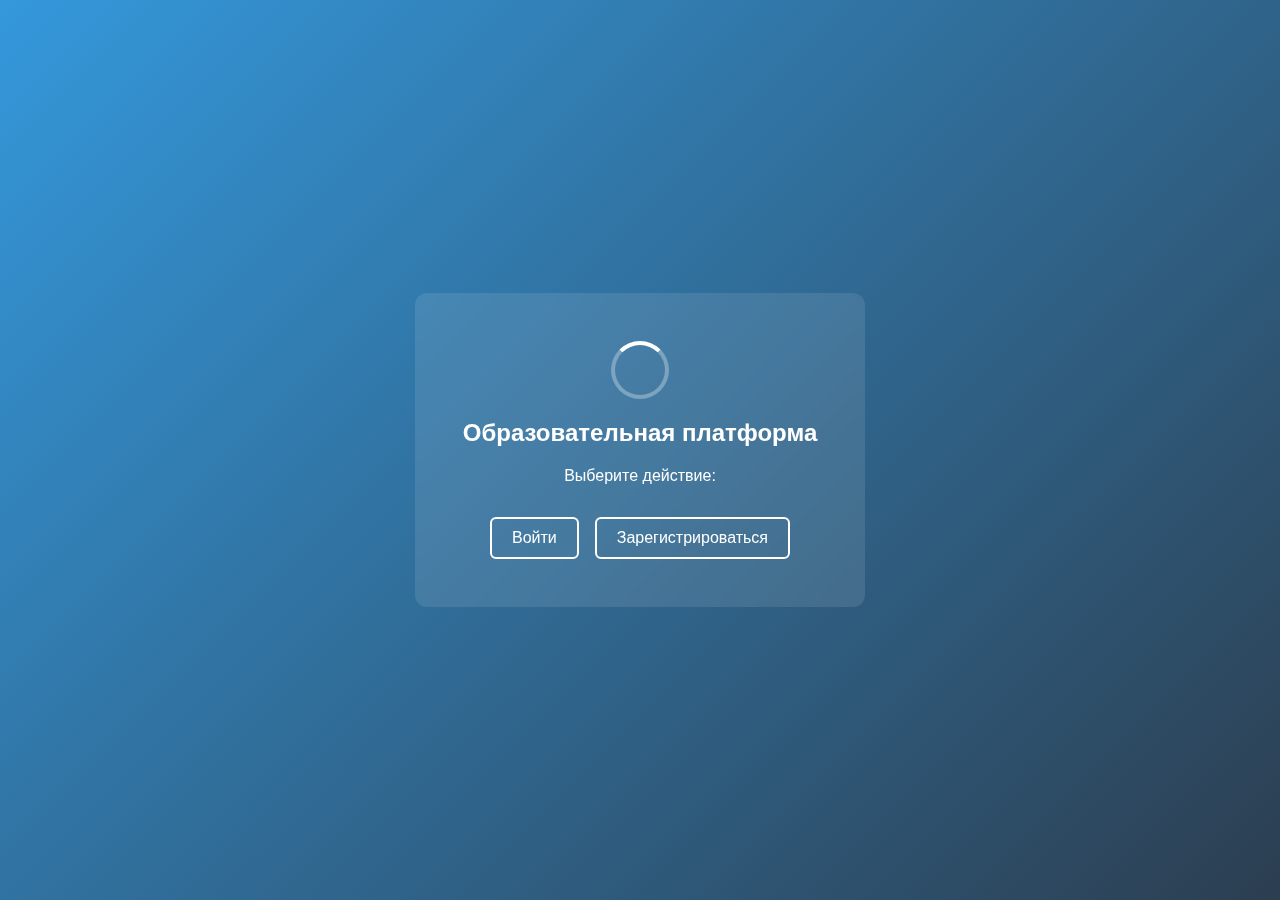
<file: frontend/index.html>
<!DOCTYPE html>
<html lang="ru">
<head>
    <meta charset="UTF-8">
    <meta name="viewport" content="width=device-width, initial-scale=1.0">
    <title>Образовательная платформа</title>
    <style>
        body {
            margin: 0;
            padding: 0;
            font-family: 'Segoe UI', Tahoma, Geneva, Verdana, sans-serif;
            background: linear-gradient(135deg, #3498db, #2c3e50);
            height: 100vh;
            display: flex;
            justify-content: center;
            align-items: center;
            color: white;
        }
        .loading-container {
            text-align: center;
            background: rgba(255, 255, 255, 0.1);
            padding: 3rem;
            border-radius: 12px;
            backdrop-filter: blur(10px);
        }
        .spinner {
            border: 4px solid rgba(255, 255, 255, 0.3);
            border-top: 4px solid white;
            border-radius: 50%;
            width: 50px;
            height: 50px;
            animation: spin 1s linear infinite;
            margin: 0 auto 20px;
        }
        .auth-options {
            margin-top: 2rem;
            display: flex;
            gap: 1rem;
            justify-content: center;
        }
        .auth-btn {
            padding: 10px 20px;
            border: 2px solid white;
            border-radius: 6px;
            color: white;
            text-decoration: none;
            transition: all 0.3s ease;
        }
        .auth-btn:hover {
            background: white;
            color: #2c3e50;
        }
        @keyframes spin {
            0% { transform: rotate(0deg); }
            100% { transform: rotate(360deg); }
        }
    </style>
</head>
<body>
    <div class="loading-container">
        <div class="spinner"></div>
        <h2>Образовательная платформа</h2>
        <p>Выберите действие:</p>
        <div class="auth-options">
            <a href="login.html" class="auth-btn">Войти</a>
            <a href="register.html" class="auth-btn">Зарегистрироваться</a>
        </div>
    </div>

    <script>
        // Только если пользователь уже авторизован - редиректим
        document.addEventListener('DOMContentLoaded', function() {
            const isLoggedIn = localStorage.getItem('isLoggedIn') === 'true';
            const hasToken = localStorage.getItem('authToken');
            const hasUser = localStorage.getItem('currentUser');
            
            console.log('Index page auth check:', { isLoggedIn, hasToken, hasUser });
            
            if (isLoggedIn && hasToken && hasUser) {
                console.log('User is logged in, redirecting to my-courses');
                window.location.href = 'my-courses.html';
            } else {
                console.log('User is not logged in, showing auth options');
                // Показываем варианты входа/регистрации (уже отображаются)
            }
        });
    </script>
</body>
</html>
</file>
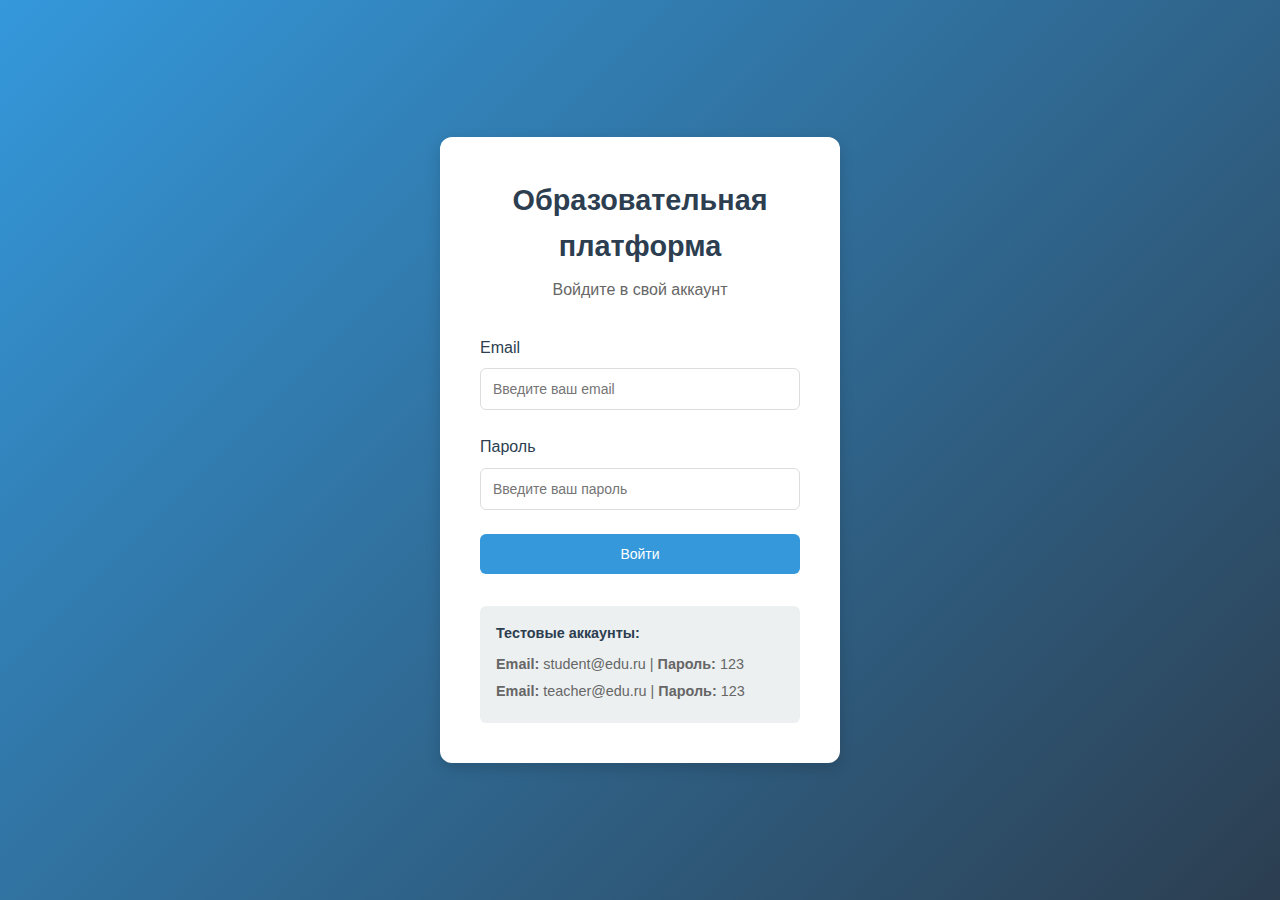
<file: frontend/all-courses.html>
<!DOCTYPE html>
<html lang="ru">
<head>
    <meta charset="UTF-8">
    <meta name="viewport" content="width=device-width, initial-scale=1.0">
    <title>Все курсы - Образовательная платформа</title>
    <link rel="stylesheet" href="css/style.css">
    <link rel="stylesheet" href="css/header.css">
    <link rel="stylesheet" href="css/courses.css">
    <link rel="stylesheet" href="css/responsive.css">
</head>
<body>
    <header>
        <div class="header-container">
            <a href="my-courses.html" class="logo">Образовательная платформа</a>
            
            <nav class="header-nav">
                <a href="all-courses.html" class="nav-btn active">
                    Все курсы
                </a>
                <a href="my-courses.html" class="nav-btn">
                    Мои курсы
                </a>
                <a href="settings.html" class="nav-btn">
                    Настройки
                </a>
            </nav>
            
            <div class="user-menu">
                <span class="user-name" id="user-name">Пользователь</span>
                <button class="logout-btn">Выйти</button>
            </div>
        </div>
    </header>
    
    <main class="main-container">
        <div class="page-header">
            <h1>Все курсы</h1>
        </div>

        <div class="search-section">
            <div class="search-box">
                <input type="text" id="course-search" placeholder="Поиск курсов...">
                <span class="search-icon">⌕</span>
            </div>
            
            <div class="filter-group">
                <select id="level-filter">
                    <option value="">Все уровни</option>
                    <option value="beginner">Начальный</option>
                    <option value="intermediate">Средний</option>
                    <option value="advanced">Продвинутый</option>
                </select>
            </div>
        </div>

        <div id="all-courses-list" class="courses-grid">
            <!-- Все курсы будут загружены через JavaScript -->
        </div>

        <div id="no-courses-message" class="no-courses-message" style="display: none;">
            <div class="empty-state">
                <h3>Курсы не найдены</h3>
                <p>Попробуйте изменить параметры поиска или фильтры</p>
            </div>
        </div>
    </main>

    <script type="module" src="js/auth.js"></script>
    <script type="module" src="js/courses.js"></script>
    <script src="js/main.js"></script>
</body>
</html>
</file>
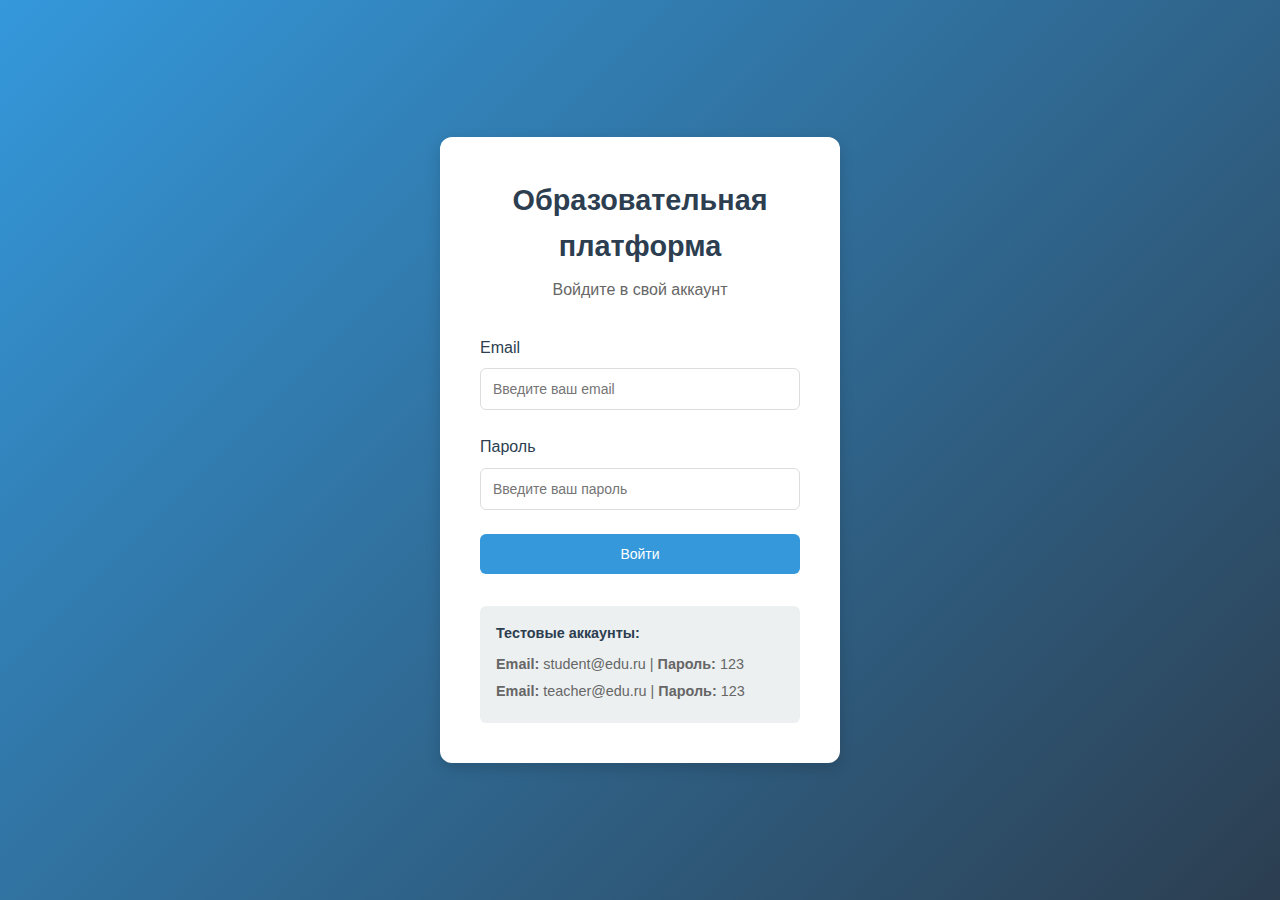
<file: frontend/login.html>
<!DOCTYPE html>
<html lang="ru">
<head>
    <meta charset="UTF-8">
    <meta name="viewport" content="width=device-width, initial-scale=1.0">
    <title>Вход - Образовательная платформа</title>
    <link rel="stylesheet" href="css/style.css">
    <link rel="stylesheet" href="css/header.css">
    <link rel="stylesheet" href="css/courses.css">
    <link rel="stylesheet" href="css/responsive.css">
</head>
<body class="login-body">
    <div class="login-wrapper">
        <div class="login-container">
            <div class="login-header">
                <h1>Образовательная платформа</h1>
                <p>Войдите в свой аккаунт</p>
            </div>
            
            <form id="login-form" class="login-form">
                <div class="form-group">
                    <label for="email">Email</label>
                    <input type="email" id="email" required placeholder="Введите ваш email">
                </div>
                <div class="form-group">
                    <label for="password">Пароль</label>
                    <input type="password" id="password" required placeholder="Введите ваш пароль">
                </div>
                <button type="submit" class="btn btn-primary btn-block">Войти</button>
            </form>
            
            <div class="demo-accounts">
                <h4>Тестовые аккаунты:</h4>
                <p><strong>Email:</strong> student@edu.ru | <strong>Пароль:</strong> 123</p>
                <p><strong>Email:</strong> teacher@edu.ru | <strong>Пароль:</strong> 123</p>
            </div>
        </div>
    </div>

    <script type="module" src="js/auth.js"></script>
</body>
</html>
</file>
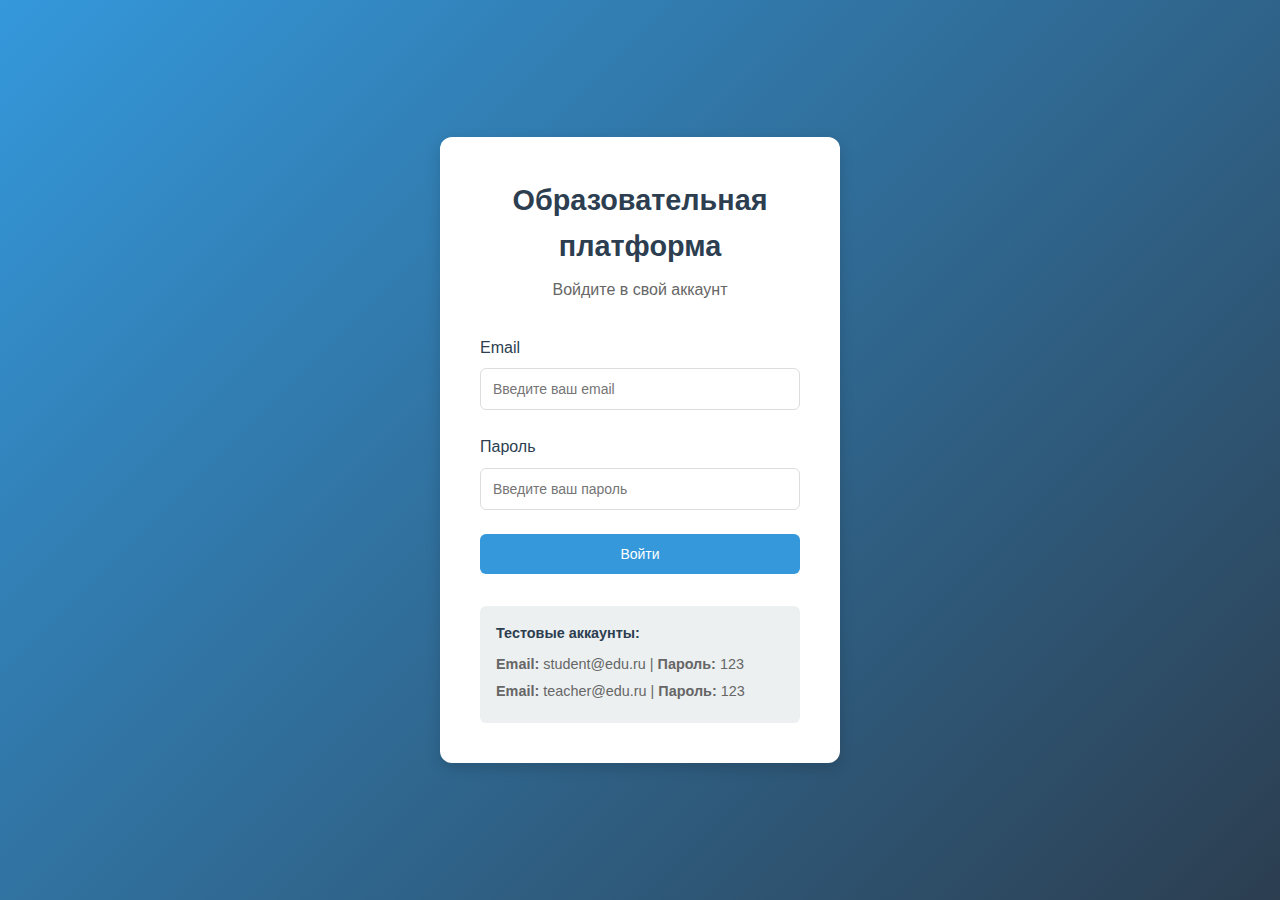
<file: frontend/my-courses.html>
<!DOCTYPE html>
<html lang="ru">
<head>
    <meta charset="UTF-8">
    <meta name="viewport" content="width=device-width, initial-scale=1.0">
    <title>Мои курсы - Образовательная платформа</title>
    <link rel="stylesheet" href="css/style.css">
    <link rel="stylesheet" href="css/header.css">
    <link rel="stylesheet" href="css/courses.css">
    <link rel="stylesheet" href="css/responsive.css">
</head>
<body>
    <header>
        <div class="header-container">
            <a href="my-courses.html" class="logo">Образовательная платформа</a>
            
            <nav class="header-nav">
                <a href="all-courses.html" class="nav-btn">
                    Все курсы
                </a>
                <a href="my-courses.html" class="nav-btn active">
                    Мои курсы
                </a>
                <a href="settings.html" class="nav-btn">
                    Настройки
                </a>
            </nav>
            
            <div class="user-menu">
                <span class="user-name" id="user-name">Пользователь</span>
                <button class="logout-btn">Выйти</button>
            </div>
        </div>
    </header>
    
    <main class="main-container">
        <div class="page-header">
            <h1>Мои курсы</h1>
        </div>

        <div class="search-section">
            <div class="search-box">
                <input type="text" id="course-search" placeholder="Поиск моих курсов...">
                <span class="search-icon">⌕</span>
            </div>
        </div>

        <div id="my-courses-list" class="courses-grid">
            <!-- Раздел Мои курсы загружаются через JavaScript -->
        </div>

        <div id="no-courses-message" class="no-courses-message" style="display: none;">
            <div class="empty-state">
                <h3>У вас пока нет курсов</h3>
                <p>Найдите интересные курсы в каталоге и начните обучение</p>
                <div class="empty-state-actions">
                    <a href="all-courses.html" class="btn btn-primary">Найти курсы</a>
                </div>
            </div>
        </div>
    </main>

    <script type="module" src="js/auth.js"></script>
    <script type="module" src="js/courses.js"></script>
    <script src="js/main.js"></script>
</body>
</html>
</file>
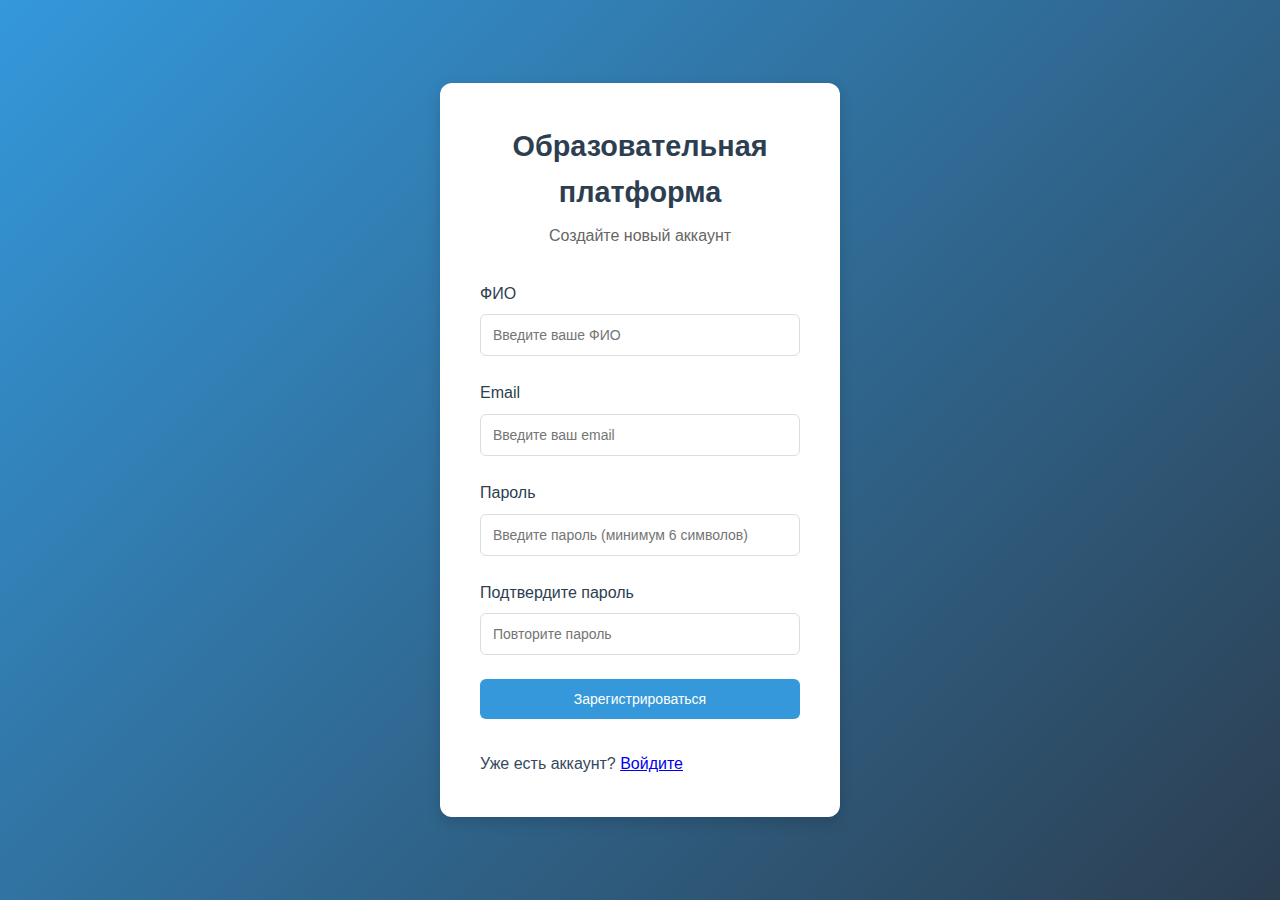
<file: frontend/register.html>
<!DOCTYPE html>
<html lang="ru">
<head>
    <meta charset="UTF-8">
    <meta name="viewport" content="width=device-width, initial-scale=1.0">
    <title>Регистрация - Образовательная платформа</title>
    <link rel="stylesheet" href="css/style.css">
    <link rel="stylesheet" href="css/header.css">
    <link rel="stylesheet" href="css/courses.css">
    <link rel="stylesheet" href="css/responsive.css">
</head>
<body class="login-body">
    <div class="login-wrapper">
        <div class="login-container">
            <div class="login-header">
                <h1>Образовательная платформа</h1>
                <p>Создайте новый аккаунт</p>
            </div>
            
            <form id="register-form" class="login-form">
                <div class="form-group">
                    <label for="fullname">ФИО</label>
                    <input type="text" id="fullname" required placeholder="Введите ваше ФИО">
                </div>
                <div class="form-group">
                    <label for="email">Email</label>
                    <input type="email" id="email" required placeholder="Введите ваш email">
                </div>
                <div class="form-group">
                    <label for="password">Пароль</label>
                    <input type="password" id="password" required placeholder="Введите пароль (минимум 6 символов)" minlength="6">
                </div>
                <div class="form-group">
                    <label for="confirm-password">Подтвердите пароль</label>
                    <input type="password" id="confirm-password" required placeholder="Повторите пароль">
                </div>
                <button type="submit" class="btn btn-primary btn-block">Зарегистрироваться</button>
            </form>
            
            <div class="login-footer">
                <p>Уже есть аккаунт? <a href="login.html" class="link">Войдите</a></p>
            </div>
        </div>
    </div>

    <script type="module" src="js/auth.js"></script>
</body>
</html>
</file>
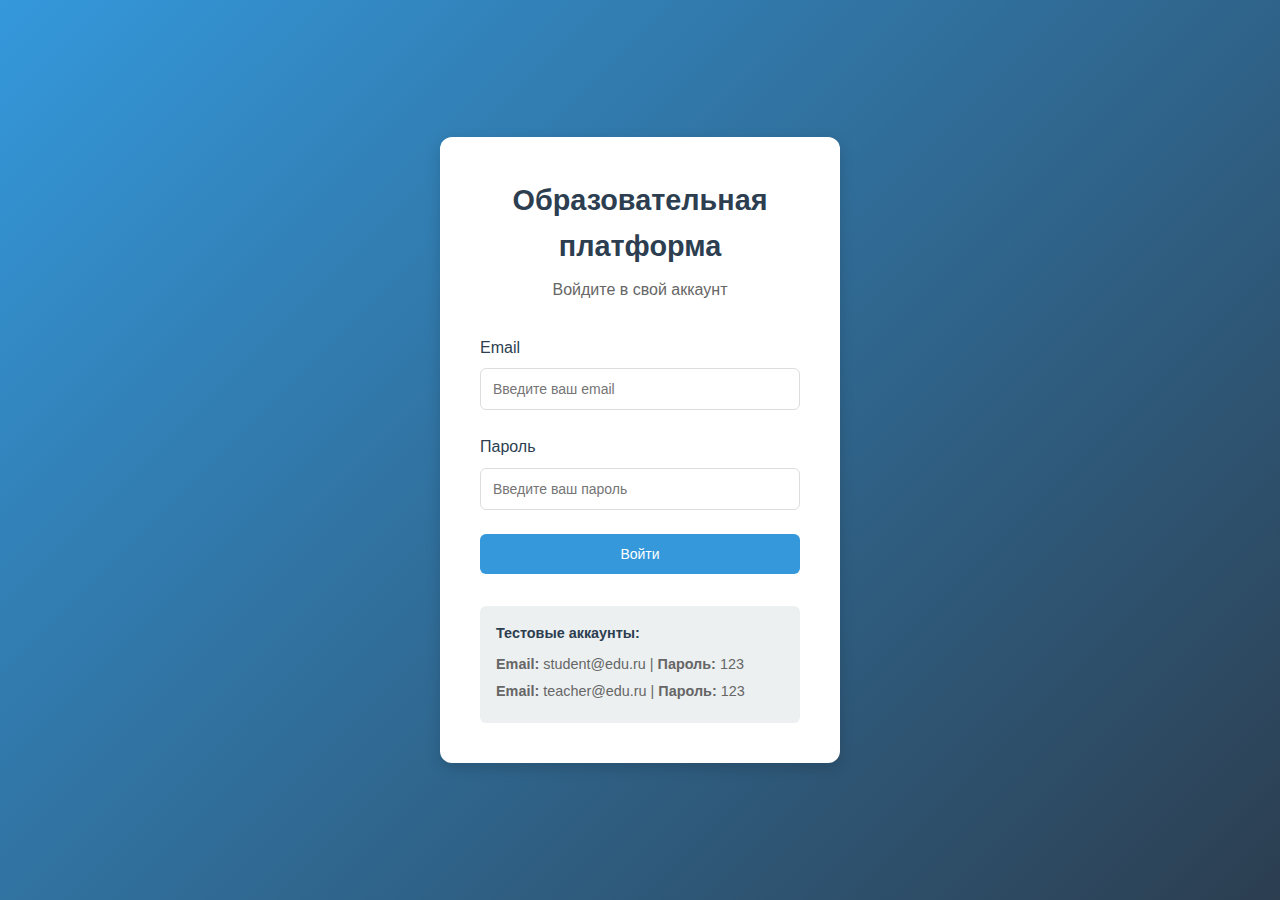
<file: frontend/settings.html>
<!DOCTYPE html>
<html lang="ru">
<head>
    <meta charset="UTF-8">
    <meta name="viewport" content="width=device-width, initial-scale=1.0">
    <title>Настройки - Образовательная платформа</title>
    <link rel="stylesheet" href="css/style.css">
    <link rel="stylesheet" href="css/header.css">
    <link rel="stylesheet" href="css/courses.css">
    <link rel="stylesheet" href="css/responsive.css">
</head>
<body>
    <header>
        <div class="header-container">
            <a href="my-courses.html" class="logo">Образовательная платформа</a>
            
            <nav class="header-nav">
                <a href="all-courses.html" class="nav-btn">
                    Все курсы
                </a>
                <a href="my-courses.html" class="nav-btn">
                    Мои курсы
                </a>
                <a href="settings.html" class="nav-btn active">
                    Настройки
                </a>
            </nav>
            
            <div class="user-menu">
                <span class="user-name" id="user-name">Пользователь</span>
                <button class="logout-btn">Выйти</button>
            </div>
        </div>
    </header>
    
    <main class="main-container">
        <div class="page-header">
            <h1>Настройки аккаунта</h1>
        </div>

        <div class="settings-container">
            <div class="settings-section">
                <h3>Личная информация</h3>
                <div class="form-group">
                    <label for="user-fullname">ФИО</label>
                    <input type="text" id="user-fullname" placeholder="Введите ваше ФИО">
                </div>
                <div class="form-group">
                    <label for="user-email">Email</label>
                    <input type="email" id="user-email" placeholder="Введите ваш email">
                </div>
                <button class="btn btn-primary" id="save-profile-btn">Сохранить изменения</button>
            </div>

            <div class="settings-section">
                <h3>Безопасность</h3>
                <div class="form-group">
                    <label for="current-password">Текущий пароль</label>
                    <input type="password" id="current-password" placeholder="Введите текущий пароль">
                </div>
                <div class="form-group">
                    <label for="new-password">Новый пароль</label>
                    <input type="password" id="new-password" placeholder="Введите новый пароль">
                </div>
                <div class="form-group">
                    <label for="confirm-password">Подтвердите пароль</label>
                    <input type="password" id="confirm-password" placeholder="Повторите новый пароль">
                </div>
                <button class="btn btn-primary" id="change-password-btn">Изменить пароль</button>
            </div>
        </div>
    </main>

    <script type="module" src="js/auth.js"></script>
    <script type="module" src="js/settings.js"></script>
    <script src="js/main.js"></script>
</body>
</html>
</file>
<file: frontend/css/style.css>
:root {
    --primary-color: #3498db;
    --primary-dark: #2980b9;
    --secondary-color: #2c3e50;
    --accent-color: #e74c3c;
    --light-color: #ecf0f1;
    --success-color: #2ecc71;
    --warning-color: #f39c12;
    --dark-color: #34495e;
    --border-color: #ddd;
    --background-color: #f8f9fa;
    --shadow: 0 2px 10px rgba(0,0,0,0.1);
    --shadow-hover: 0 5px 15px rgba(0,0,0,0.15);
}

* {
    margin: 0;
    padding: 0;
    box-sizing: border-box;
    font-family: 'Segoe UI', Tahoma, Geneva, Verdana, sans-serif;
}

body {
    background-color: var(--background-color);
    color: var(--dark-color);
    line-height: 1.6;
}

/* Основная структура */
.main-container {
    max-width: 1200px;
    margin: 0 auto;
    padding: 2rem;
    min-height: calc(100vh - 70px);
}

/* Кнопки */
.btn {
    padding: 10px 20px;
    border: none;
    border-radius: 6px;
    cursor: pointer;
    font-size: 14px;
    font-weight: 500;
    transition: all 0.3s ease;
    text-decoration: none;
    display: inline-flex;
    align-items: center;
    justify-content: center;
    gap: 8px;
}

.btn-primary {
    background-color: var(--primary-color);
    color: white;
}

.btn-primary:hover {
    background-color: var(--primary-dark);
    transform: translateY(-1px);
}

.btn-secondary {
    background-color: var(--light-color);
    color: var(--dark-color);
    border: 1px solid var(--border-color);
}

.btn-secondary:hover {
    background-color: #e0e0e0;
}

.btn-danger {
    background-color: var(--accent-color);
    color: white;
}

.btn-danger:hover {
    background-color: #c0392b;
}

.btn-edit {
    background-color: var(--warning-color);
    color: white;
    padding: 8px 16px;
    font-size: 13px;
}

.btn-edit:hover {
    background-color: #e67e22;
}

.btn-delete {
    background-color: var(--accent-color);
    color: white;
    padding: 8px 16px;
    font-size: 13px;
}

.btn-delete:hover {
    background-color: #c0392b;
}

.btn-block {
    width: 100%;
    padding: 12px;
}

/* Формы */
.form-group {
    margin-bottom: 1.5rem;
}

.form-group label {
    display: block;
    margin-bottom: 0.5rem;
    font-weight: 500;
    color: var(--secondary-color);
}

.form-group input,
.form-group select,
.form-group textarea {
    width: 100%;
    padding: 12px;
    border: 1px solid var(--border-color);
    border-radius: 6px;
    font-size: 14px;
    transition: all 0.3s ease;
    background-color: white;
}

.form-group input:focus,
.form-group select:focus,
.form-group textarea:focus {
    outline: none;
    border-color: var(--primary-color);
    box-shadow: 0 0 0 3px rgba(52, 152, 219, 0.1);
}

.form-row {
    display: grid;
    grid-template-columns: 1fr 1fr;
    gap: 1rem;
}

/* Checkbox */
.checkbox-label {
    display: flex;
    align-items: center;
    cursor: pointer;
    font-weight: normal;
    margin-bottom: 0.5rem;
}

.checkbox-label input {
    margin-right: 0.5rem;
    width: auto;
}

/* Страница логина */
.login-body {
    background: linear-gradient(135deg, var(--primary-color), var(--secondary-color));
    min-height: 100vh;
    display: flex;
    align-items: center;
    justify-content: center;
    margin: 0;
    padding: 1rem;
}

.login-wrapper {
    width: 100%;
    max-width: 400px;
}

.login-container {
    background: white;
    padding: 2.5rem;
    border-radius: 12px;
    box-shadow: var(--shadow-hover);
}

.login-header {
    text-align: center;
    margin-bottom: 2rem;
}

.login-header h1 {
    color: var(--secondary-color);
    margin-bottom: 0.5rem;
    font-size: 1.8rem;
}

.login-header p {
    color: #666;
    font-size: 1rem;
}

.login-form {
    margin-bottom: 2rem;
}

.demo-accounts {
    background-color: var(--light-color);
    padding: 1rem;
    border-radius: 6px;
    font-size: 0.9rem;
}

.demo-accounts h4 {
    margin-bottom: 0.5rem;
    color: var(--secondary-color);
}

.demo-accounts p {
    margin-bottom: 0.25rem;
    color: #666;
}

/* Заголовки страниц */
.page-header {
    display: flex;
    justify-content: space-between;
    align-items: center;
    margin-bottom: 2rem;
    padding-bottom: 1.5rem;
    border-bottom: 1px solid var(--border-color);
}

.page-header h1 {
    color: var(--secondary-color);
    font-size: 2rem;
    font-weight: 600;
}

/* Модальные окна */
.modal-overlay {
    display: none;
    position: fixed;
    top: 0;
    left: 0;
    width: 100%;
    height: 100%;
    background: rgba(0,0,0,0.5);
    z-index: 1000;
    align-items: center;
    justify-content: center;
    padding: 1rem;
}

.modal-overlay.active {
    display: flex;
}

.modal {
    background: white;
    border-radius: 12px;
    width: 100%;
    max-width: 500px;
    max-height: 90vh;
    overflow-y: auto;
    box-shadow: var(--shadow-hover);
}

.modal-header {
    padding: 1.5rem;
    border-bottom: 1px solid var(--border-color);
    display: flex;
    justify-content: space-between;
    align-items: center;
}

.modal-header h3 {
    margin: 0;
    color: var(--secondary-color);
    font-size: 1.3rem;
}

.close-btn {
    background: none;
    border: none;
    font-size: 1.5rem;
    cursor: pointer;
    color: #666;
    padding: 0;
    width: 30px;
    height: 30px;
    display: flex;
    align-items: center;
    justify-content: center;
}

.close-btn:hover {
    color: var(--dark-color);
    background-color: var(--light-color);
    border-radius: 50%;
}

.modal-body {
    padding: 1.5rem;
}

.modal-footer {
    padding: 1.5rem;
    border-top: 1px solid var(--border-color);
    display: flex;
    justify-content: flex-end;
    gap: 1rem;
}

/* Состояние пустого списка */
.no-courses-message {
    text-align: center;
    padding: 4rem 1rem;
}

.empty-state {
    max-width: 400px;
    margin: 0 auto;
}

.empty-state h3 {
    color: var(--secondary-color);
    margin-bottom: 1rem;
    font-size: 1.5rem;
}

.empty-state p {
    color: #666;
    margin-bottom: 2rem;
    font-size: 1rem;
}

.empty-state-actions {
    display: flex;
    gap: 1rem;
    justify-content: center;
    flex-wrap: wrap;
}
</file>
<file: frontend/css/header.css>
/* Header Styles */
header {
    background-color: white;
    box-shadow: var(--shadow);
    position: sticky;
    top: 0;
    z-index: 100;
}

.header-container {
    max-width: 1200px;
    margin: 0 auto;
    display: flex;
    justify-content: space-between;
    align-items: center;
    padding: 0 1rem;
    height: 70px;
}

.logo {
    font-size: 1.5rem;
    font-weight: bold;
    color: var(--secondary-color);
    text-decoration: none;
    padding: 1rem 0;
}

.logo:hover {
    color: var(--primary-color);
}

/* Навигация в header */
.header-nav {
    display: flex;
    align-items: center;
    gap: 0.5rem;
    height: 100%;
}

.nav-btn {
    display: flex;
    align-items: center;
    gap: 0.5rem;
    padding: 1rem 1.5rem;
    color: var(--dark-color);
    text-decoration: none;
    border: none;
    background: none;
    cursor: pointer;
    transition: all 0.3s ease;
    height: 100%;
    border-bottom: 3px solid transparent;
    font-size: 0.95rem;
    font-weight: 500;
    border-radius: 0;
}

.nav-btn:hover {
    background-color: var(--light-color);
    border-bottom-color: var(--primary-color);
    color: var(--primary-color);
}

.nav-btn.active {
    background-color: rgba(52, 152, 219, 0.1);
    border-bottom-color: var(--primary-color);
    color: var(--primary-color);
}

/* User menu */
.user-menu {
    display: flex;
    align-items: center;
    gap: 1rem;
}

.user-name {
    color: var(--dark-color);
    font-weight: 500;
}

.logout-btn {
    background: none;
    border: 1px solid var(--accent-color);
    color: var(--accent-color);
    padding: 8px 16px;
    border-radius: 6px;
    cursor: pointer;
    transition: all 0.3s ease;
    font-size: 0.9rem;
    font-weight: 500;
}

.logout-btn:hover {
    background: var(--accent-color);
    color: white;
    transform: translateY(-1px);
}
</file>
<file: frontend/css/courses.css>
/* Стили для страниц курсов */

/* Поиск и фильтры */
.search-section {
    display: flex;
    justify-content: space-between;
    align-items: center;
    margin-bottom: 2rem;
    gap: 1rem;
    flex-wrap: wrap;
}

.search-box {
    position: relative;
    flex: 1;
    max-width: 400px;
}

.search-box input {
    width: 100%;
    padding: 12px 45px 12px 15px;
    border: 1px solid var(--border-color);
    border-radius: 25px;
    font-size: 14px;
    background-color: white;
    transition: all 0.3s ease;
}

.search-box input:focus {
    outline: none;
    border-color: var(--primary-color);
    box-shadow: 0 0 0 3px rgba(52, 152, 219, 0.1);
}

.search-icon {
    position: absolute;
    right: 15px;
    top: 50%;
    transform: translateY(-50%);
    color: #666;
    font-size: 1.1rem;
}

.filter-group {
    display: flex;
    gap: 1rem;
}

.filter-group select {
    padding: 10px 15px;
    border: 1px solid var(--border-color);
    border-radius: 6px;
    background: white;
    font-size: 14px;
    min-width: 150px;
    cursor: pointer;
}

.filter-group select:focus {
    outline: none;
    border-color: var(--primary-color);
}

/* Сетка курсов */
.courses-grid {
    display: grid;
    grid-template-columns: repeat(auto-fill, minmax(350px, 1fr));
    gap: 1.5rem;
    margin-bottom: 2rem;
}

.course-card {
    background: white;
    border-radius: 12px;
    box-shadow: var(--shadow);
    overflow: hidden;
    transition: all 0.3s ease;
    border: 1px solid var(--border-color);
}

.course-card:hover {
    transform: translateY(-5px);
    box-shadow: var(--shadow-hover);
}

.course-header {
    padding: 1.5rem 1.5rem 1rem 1.5rem;
}

.course-title {
    font-size: 1.3rem;
    font-weight: 600;
    color: var(--secondary-color);
    margin: 0;
    line-height: 1.3;
}

.course-content {
    padding: 0 1.5rem 1.5rem 1.5rem;
}

.course-description {
    color: #666;
    margin-bottom: 1rem;
    line-height: 1.5;
    font-size: 0.95rem;
    min-height: 60px;
}

.course-meta {
    display: flex;
    justify-content: space-between;
    align-items: center;
    margin-bottom: 1rem;
    font-size: 0.9rem;
}

.course-hours {
    color: var(--primary-color);
    font-weight: 500;
    display: flex;
    align-items: center;
    gap: 0.3rem;
}

.course-hours::before {
    content: '⏱';
    font-size: 0.8rem;
}

.course-level {
    display: inline-block;
    padding: 0.3rem 0.8rem;
    border-radius: 15px;
    font-size: 0.8rem;
    font-weight: 500;
}

.course-level.beginner {
    background: #e8f5e8;
    color: #2ecc71;
}

.course-level.intermediate {
    background: #e8f4fd;
    color: #3498db;
}

.course-level.advanced {
    background: #fde8e8;
    color: #e74c3c;
}

.course-actions {
    padding-top: 1rem;
    border-top: 1px solid var(--border-color);
}

.btn-start {
    background-color: var(--success-color);
    color: white;
    width: 100%;
    padding: 10px;
}

.btn-start:hover {
    background-color: #27ae60;
}

.btn-leave {
    background-color: var(--accent-color);
    color: white;
    width: 100%;
    padding: 10px;
}

.btn-leave:hover {
    background-color: #c0392b;
}

.btn-disabled {
    background-color: var(--border-color) !important;
    color: #666 !important;
    cursor: not-allowed !important;
}

.btn-disabled:hover {
    background-color: var(--border-color) !important;
    transform: none !important;
}

/* Настройки */
.settings-container {
    background: white;
    border-radius: 12px;
    box-shadow: var(--shadow);
    overflow: hidden;
}

.settings-section {
    padding: 2rem;
    border-bottom: 1px solid var(--border-color);
}

.settings-section:last-child {
    border-bottom: none;
}

.settings-section h3 {
    color: var(--secondary-color);
    margin-bottom: 1.5rem;
    font-size: 1.2rem;
    font-weight: 600;
}

.checkbox-group {
    display: flex;
    flex-direction: column;
    gap: 1rem;
}
</file>
<file: frontend/css/responsive.css>
/* Адаптивные стили */

@media (max-width: 768px) {
    .main-container {
        padding: 1rem;
    }
    
    .header-container {
        flex-wrap: wrap;
        height: auto;
        padding: 1rem;
    }
    
    .header-nav {
        order: 3;
        width: 100%;
        justify-content: center;
        margin-top: 1rem;
        flex-wrap: wrap;
    }
    
    .nav-btn {
        padding: 0.8rem 1rem;
        font-size: 0.9rem;
        flex: 1;
        min-width: 120px;
        justify-content: center;
    }
    
    .user-menu {
        margin-left: auto;
    }
    
    .page-header {
        flex-direction: column;
        gap: 1rem;
        align-items: flex-start;
    }
    
    .page-header h1 {
        font-size: 1.5rem;
    }
    
    .search-section {
        flex-direction: column;
        align-items: stretch;
    }
    
    .search-box {
        max-width: none;
    }
    
    .filter-group {
        justify-content: space-between;
        width: 100%;
    }
    
    .filter-group select {
        flex: 1;
        min-width: auto;
    }
    
    .courses-grid {
        grid-template-columns: 1fr;
        gap: 1rem;
    }
    
    .course-header {
        flex-direction: column;
        gap: 0.5rem;
        align-items: flex-start;
    }
    
    .course-category {
        margin-left: 0;
    }
    
    .course-actions {
        flex-direction: column;
    }
    
    .form-row {
        grid-template-columns: 1fr;
    }
    
    .modal {
        margin: 1rem;
        width: calc(100% - 2rem);
    }
    
    .modal-footer {
        flex-direction: column;
    }
    
    .empty-state-actions {
        flex-direction: column;
    }
    
    .empty-state-actions .btn {
        width: 100%;
    }
}

@media (max-width: 480px) {
    .header-nav {
        gap: 0.2rem;
    }
    
    .nav-btn {
        padding: 0.6rem 0.8rem;
        font-size: 0.85rem;
        min-width: 100px;
    }
    
    .nav-icon {
        display: none;
    }
    
    .user-name {
        display: none;
    }
    
    .login-container {
        padding: 2rem 1.5rem;
    }
    
    .page-header h1 {
        font-size: 1.3rem;
    }
    
    .course-title {
        font-size: 1.1rem;
    }
    
    .settings-section {
        padding: 1.5rem;
    }
    
    .modal-body {
        padding: 1rem;
    }
    
    .modal-header,
    .modal-footer {
        padding: 1rem;
    }
}

@media (max-width: 360px) {
    .nav-btn {
        font-size: 0.8rem;
        padding: 0.5rem 0.6rem;
    }
    
    .logout-btn {
        padding: 6px 12px;
        font-size: 0.8rem;
    }
}
</file>
